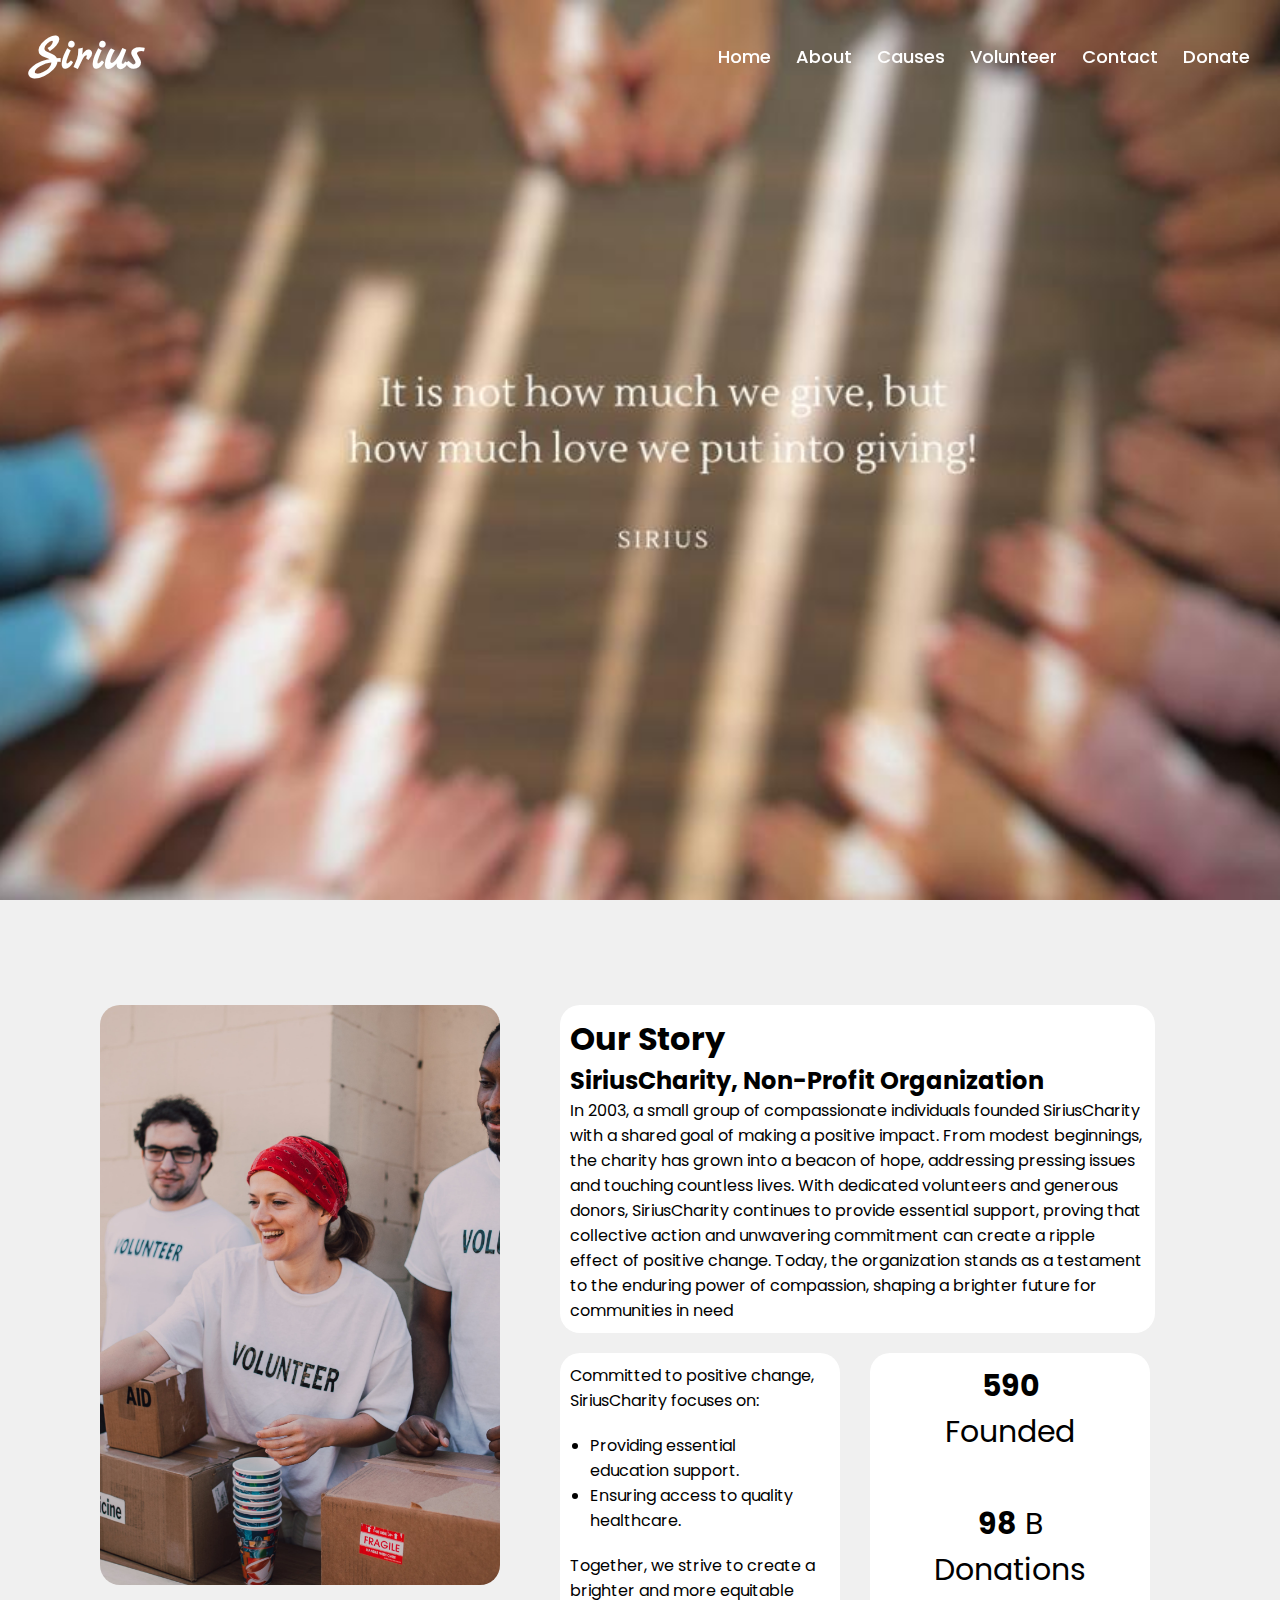
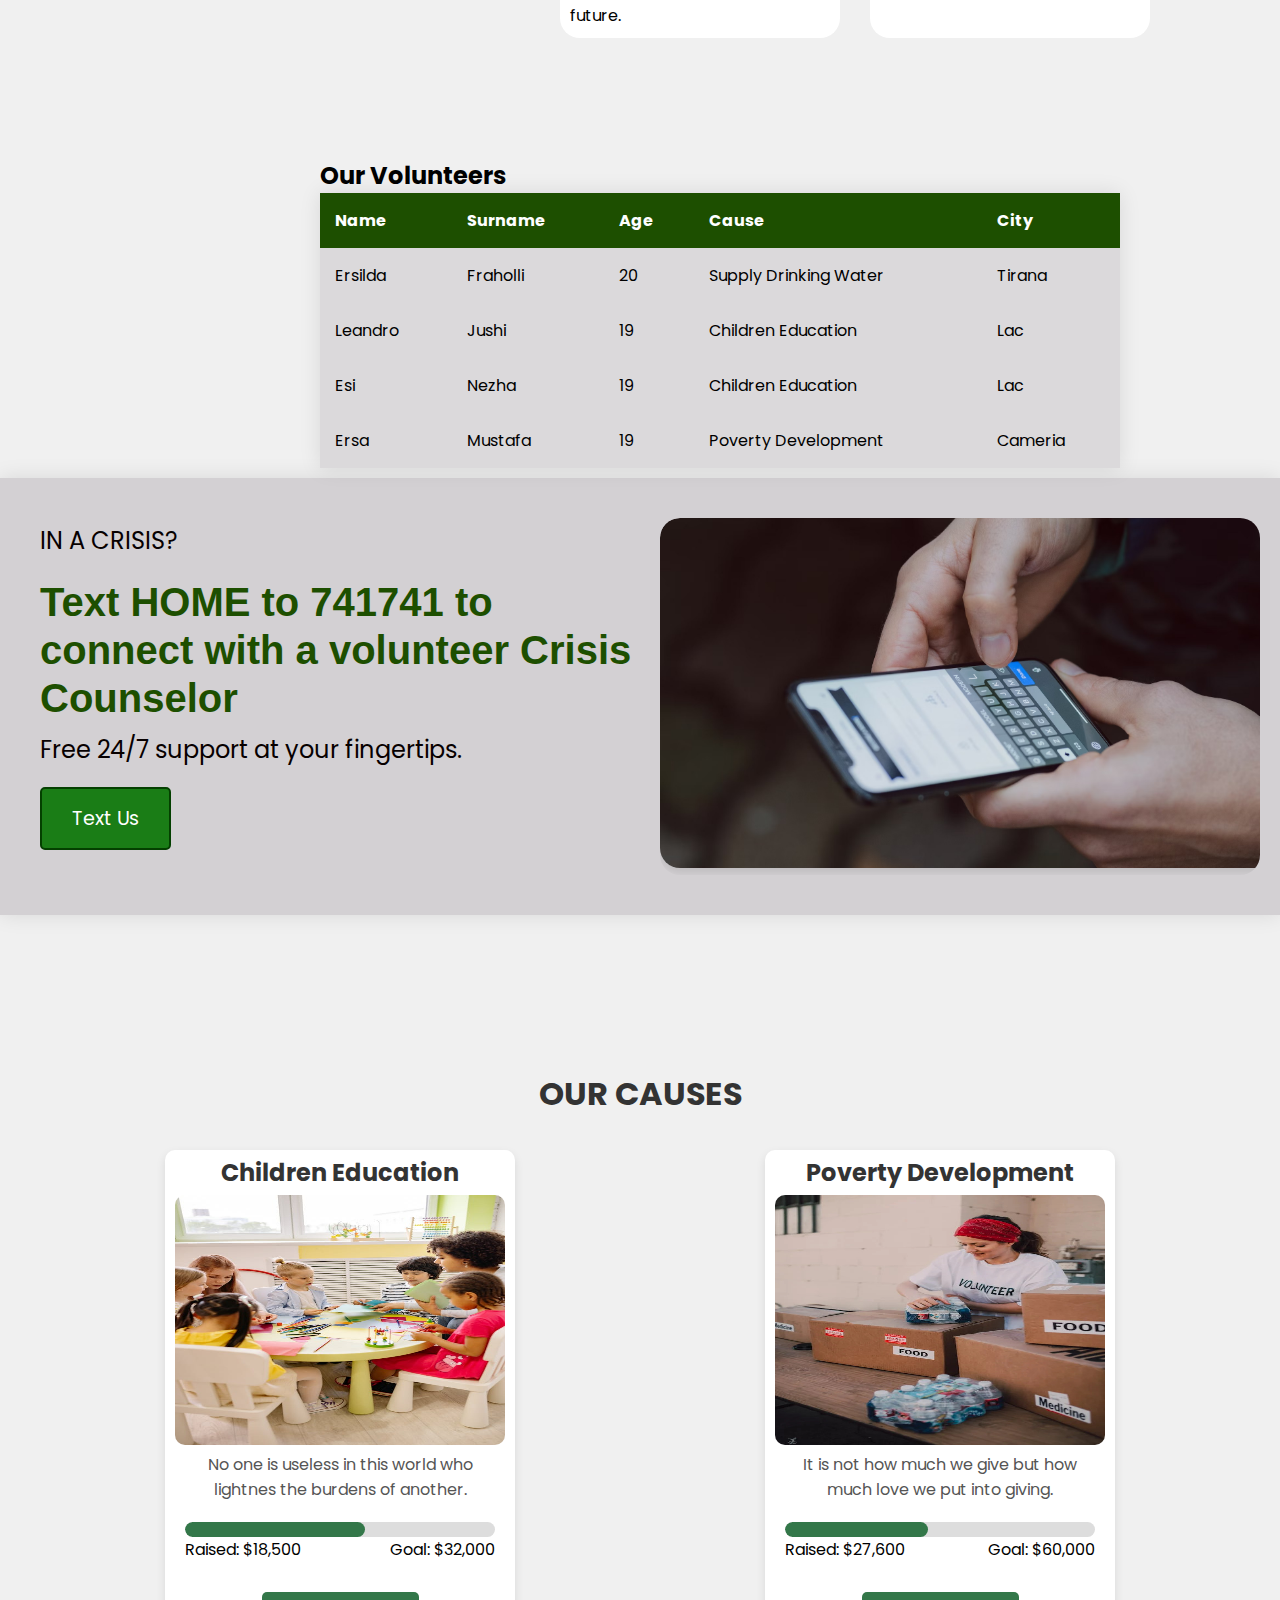
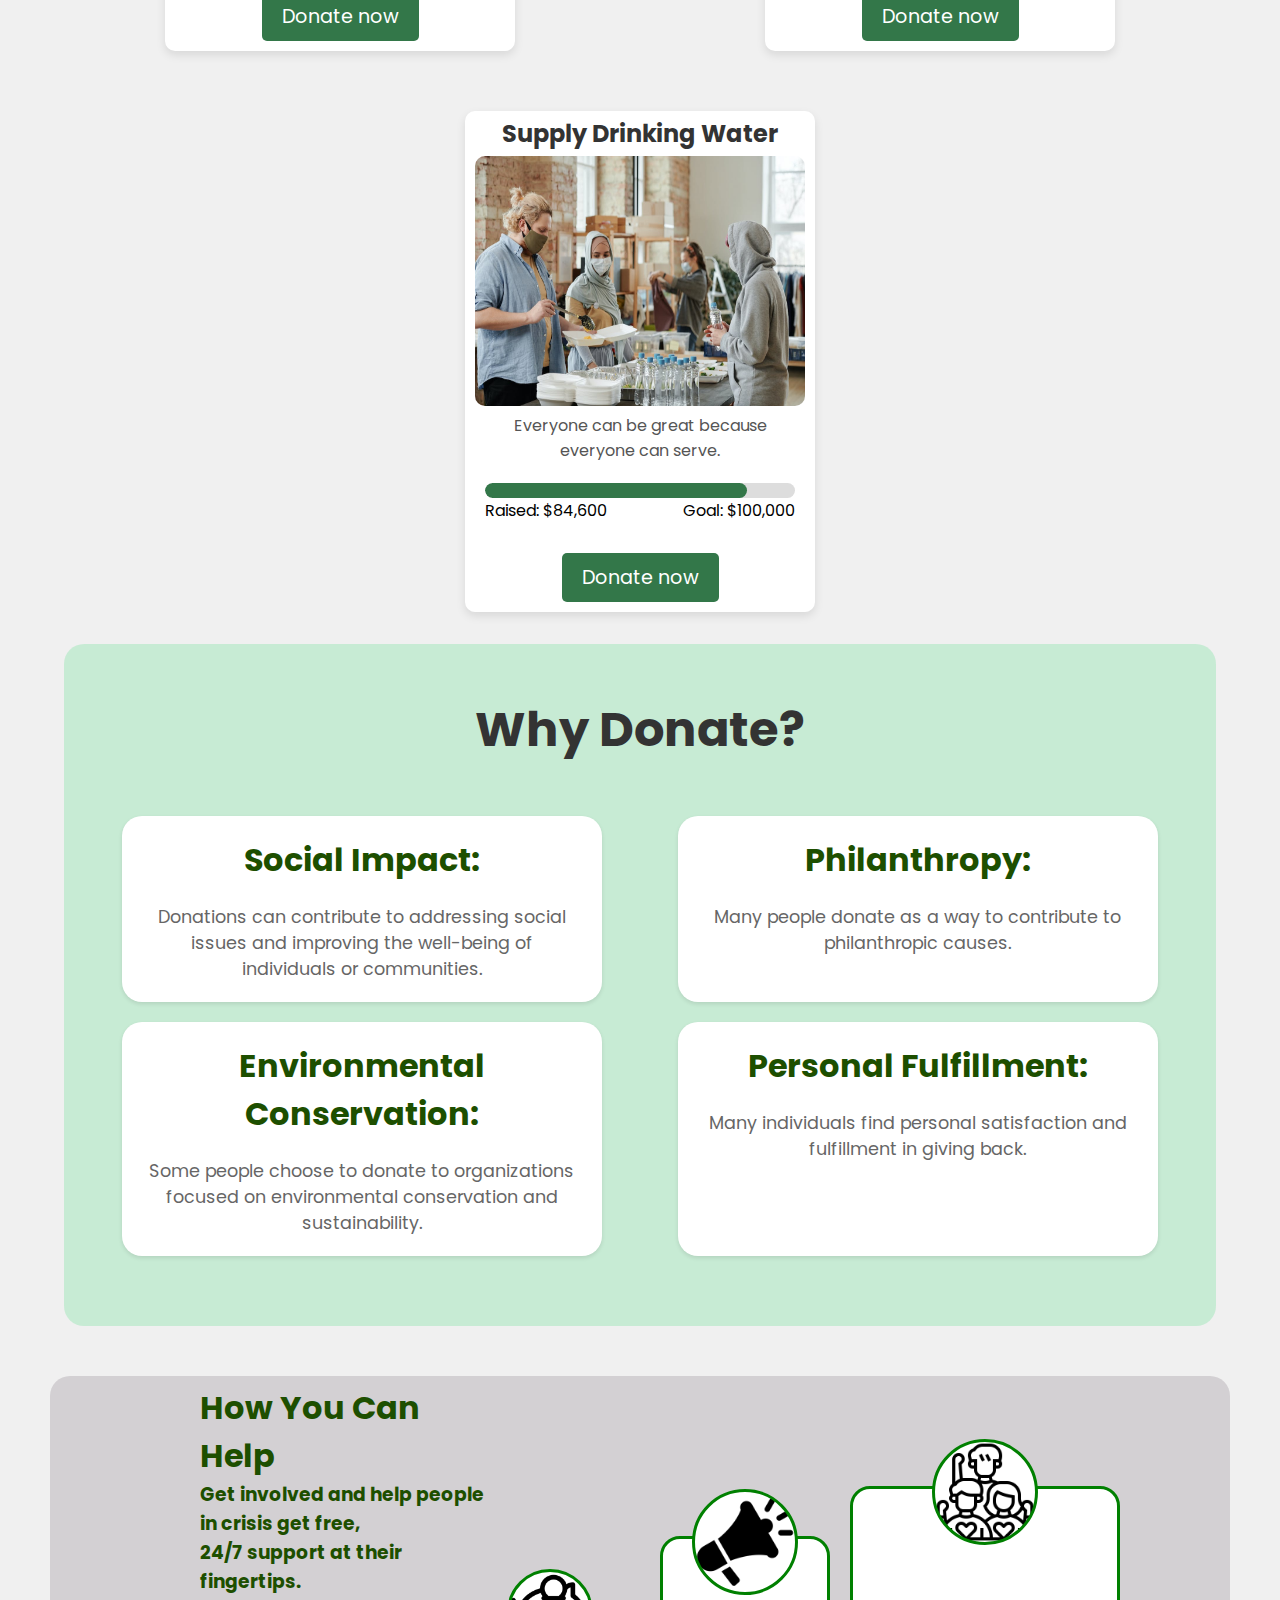
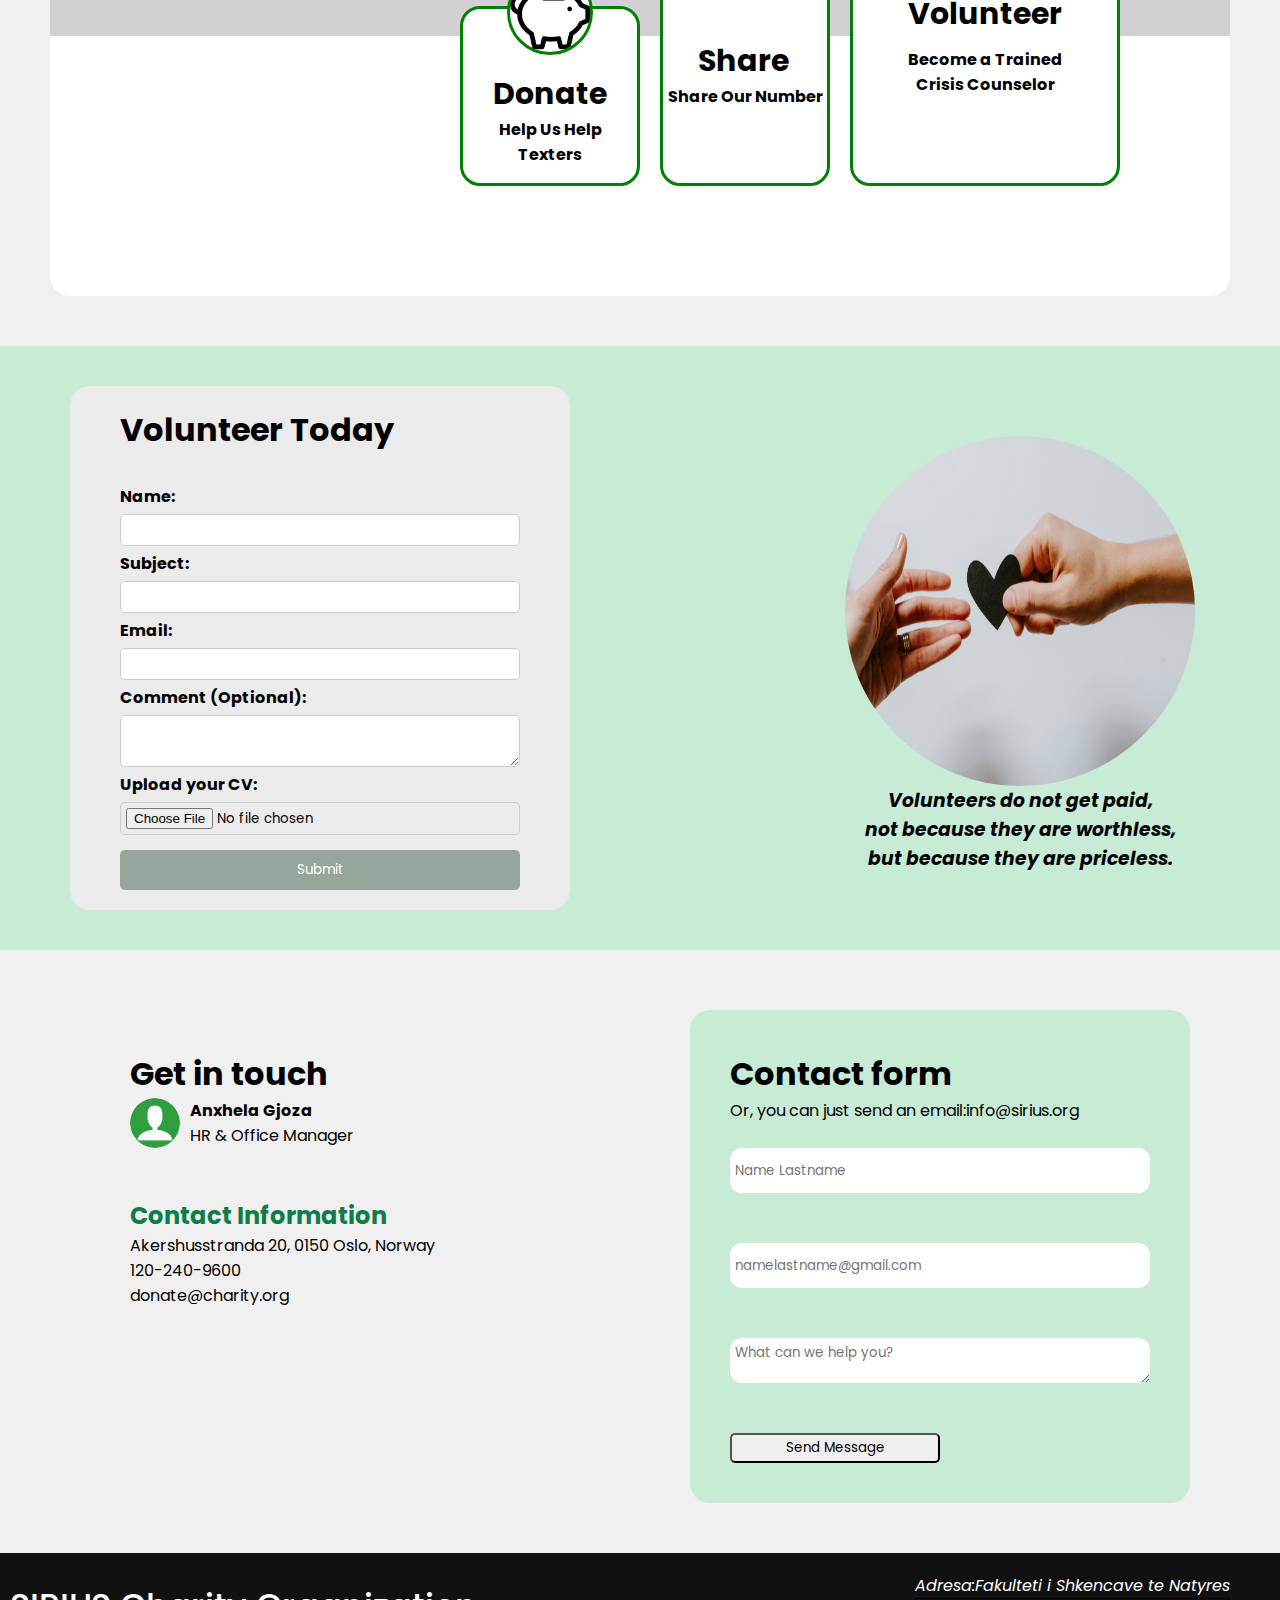
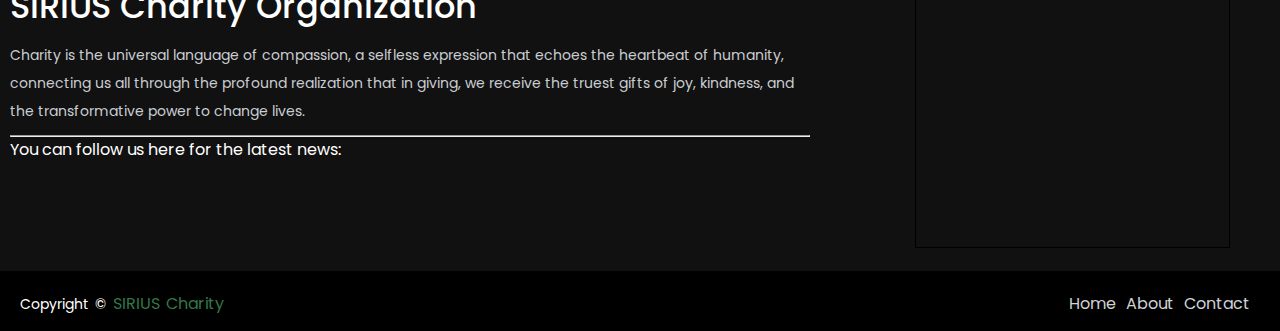
<file: docs/index.html>
<!DOCTYPE html>
<html lang="en">
<head>
    <meta charset="UTF-8">
    <meta name="viewport" content="width=device-width, initial-scale=1.0">
    <title>SIRIUS</title>
<link rel="icon" type="image/png" sizes="32x32" href="../img/favicon-16x16.png">

<link rel="manifest" href="/site.webmanifest">
    <link rel="stylesheet" href="../css/style.css">
    <link rel="stylesheet" href="https://cdnjs.cloudflare.com/ajax/libs/font-awesome/6.5.1/css/all.min.css" integrity="sha512-DTOQO9RWCH3ppGqcWaEA1BIZOC6xxalwEsw9c2QQeAIftl+Vegovlnee1c9QX4TctnWMn13TZye+giMm8e2LwA==" crossorigin="anonymous" referrerpolicy="no-referrer" />
</head>
<body >
    <!-- navbari -->
    <nav class="navbar">
        <div class="content">
          <div class="logo"><a href="#">Sirius</a></div>
          <ul class="menu-list">
            <div class="icon cancel-btn">
              <i class="fas fa-times"></i>
            </div>
            <li><a href="#home">Home</a></li>
            <li><a href="#about">About</a></li>
            <li><a href="#causes">Causes</a></li>
            <li><a href="#Volunteer">Volunteer</a></li>
            <li><a href="#contact">Contact</a></li>
            <li><a href="donate.html" target="_self">Donate</a></li>
          </ul>
          <div class="icon menu-btn">
            <i class="fas fa-bars"></i>
          </div>
        </div>
      </nav>
    
  
      <div class="banner" id="home"></div>

      <!-- About -->

<div class="about" id="about">
  <br>
  <br>
  <br>
<div class="container">
  <div>
      <img src="../img/about.jpg" alt="" class="about-img">
  </div>
  <div class="content">
      <div class="story">
          <h1>Our Story</h1>
          <h2>SiriusCharity, Non-Profit Organization</h2>
          <p>
              In 2003, a small group of compassionate individuals founded SiriusCharity with a shared goal of making 
              a positive impact. From modest beginnings, the charity has grown into a beacon of hope, addressing pressing
              issues and touching countless lives. With dedicated volunteers and generous donors, SiriusCharity 
              continues to provide essential support, proving that collective action and unwavering commitment can 
              create a ripple effect of positive change. Today, the organization stands as a testament to the enduring 
              power of compassion, shaping a brighter future for communities in need
          </p>
      </div>
      <div class="line">
      <div class="missions">
          <p>Committed to positive change, SiriusCharity focuses on:
              <ul class="lista">
                  <li>Providing essential education support.</li>
                  <li>Ensuring access to quality healthcare.</li>
              </ul>
              Together, we strive to create a brighter and more equitable future.
          </p>
      </div>
      <div class="numbers">
          <span id="year">1</span>
          <br>
          <span>Founded</span>
          <br>
          <br>
          <span id="money"></span>
          <span>B</span>
          <br>
          <span>Donations</span>
      </div>
  </div>
  </div>
</div>
</div>

<!-- Tabela -->
<div class="container2">
    <h2>Our Volunteers</h2>
	<table>
		<thead>
			<tr>
				<th>Name</th>
				<th>Surname</th>
				<th>Age</th>
				<th>Cause</th>
				<th>City</th>
			</tr>
		</thead>
		<tbody>
			<tr>
				<td>Ersilda</td>
				<td>Fraholli</td>
				<td>20</td>
				<td>Supply Drinking Water</td>
				<td>Tirana</td>
			</tr>
			<tr>
				<td>Leandro</td>
				<td>Jushi</td>
				<td>19</td>
				<td>Children Education</td>
				<td>Lac</td>
			</tr>
			<tr>
				<td>Esi</td>
				<td>Nezha</td>
				<td>19</td>
				<td>Children Education</td>
				<td>Lac</td>
			</tr>
			<tr>
				<td>Ersa</td>
				<td>Mustafa</td>
				<td>19</td>
				<td>Poverty Development</td>
				<td>Cameria</td>
			</tr>
		</tbody>
	</table>
</div>
<!-- text -->

<div class="cta-container">
    <div class="cta-text">
    <p>IN A CRISIS?</p><!--<h2>CRISIS TEXT LINE</h2> -->
    <h1>Text HOME to 741741 to connect with a volunteer
                      Crisis Counselor</h1>
        <p>Free 24/7 support at your fingertips.</p>
      <a href="sms:+355692314780" class="cta-button">Text Us</a>
    </div><br><br>
    <div class="cta-image">
      <img src="../img/texttt.jpeg" alt="Crisis Text Line Image">
    </div>
  </div>
<!-- Causes -->
<div id="causes">
  <br>
  <br>
  <br>
  <h1 id="ca">OUR CAUSES</h1>
  <div class="cause-container">
      <div class="cause-card">
          <h2 class="titulli_causes">Children Education</h2>
          <img src="../img/childreneducation.jpeg" alt="" class="img1">
          <p> No one is useless in this world who lightnes the burdens of another.</p>
          <div class="progress-bar">
              <div class="progress" style="width: 58.125%;"></div>
          </div>
          <div class="goal-info">
              <span>Raised: $18,500</span>
              <span>Goal: $32,000</span>
          </div>
          <button class="donate-btn"><a href="donate.html">Donate now</a></button>
      </div>

      <div class="cause-card">
          <h2 class="titulli_causes">Poverty Development</h2>
          <img src="../img/poverty.jpeg" alt="" class="img2">
          <p>It is not how much we give but how much love we put into giving.</p>
          <div class="progress-bar">
              <div class="progress" style="width: 46%;"></div>
          </div>
          <div class="goal-info">
              <span>Raised: $27,600</span>
              <span>Goal: $60,000</span>
          </div>
          <button class="donate-btn"><a href="donate.html">Donate now</a></button>
      </div>

      <div class="cause-card">
          <h2 class="titulli_causes">Supply Drinking Water</h2>
          <img src="../img/water.jpeg" alt="" class="img3">
          <p>Everyone can be great because everyone can serve.</p>
          <div class="progress-bar">
              <div class="progress" style="width: 84.6%;"></div>
          </div>
          <div class="goal-info">
              <span>Raised: $84,600</span>
              <span>Goal: $100,000</span>
          </div>
          <button class="donate-btn"><a href="donate.html">Donate now</a></button>
      </div>
  </div>
</div>
<!-- why donate -->

<div class="container3">
    <div class="header">
      <h1>Why Donate?</h1>
    </div>
    <div class="features">
      <div class="feature">
        <h1><i class="fa-solid fa-tag"></i></h1>
     <h2>Social Impact:</h2>
        <p> Donations can contribute to addressing social issues and improving the well-being of individuals or communities. </p>
      </div>
      <div class="feature">
        <h1><i class="fa-solid fa-lock"></i></h1>
        <h2>Philanthropy:</h2>
        <p>Many people donate as a way to contribute to philanthropic causes.</p>
      </div>
      <div class="feature">
        <h1><i class="fa-solid fa-message"></i></h1>
        <h2>Environmental Conservation:</h2>
        <p> Some people choose to donate to organizations focused on environmental conservation and sustainability.</p>
      </div>
      <div class="feature">
     <h1><i class="fa-solid fa-pen-to-square"></i></h1>
       <h2> Personal Fulfillment:</h2>
        <p> Many individuals find personal satisfaction and fulfillment in giving back.</p>
      </div>
    </div>
  </div>

  <!-- Help -->
  <div class="faqe">
    <div class="start">
        <h1>How You Can Help</h1>
        <h3>Get involved and help people in crisis get free,</h3>
        <h3>24/7 support at their fingertips.</h3>

    </div>
    <div class="background-container"></div>
    <div class="block block-1">
        <a href="donate.html"><div class="content">
          <br>
           <a href="donate.html">Donate</a>
           <h4>Help Us Help Texters</h4>
        </div>
      </a>
    </div>

<div class="block block-2">
    <div class="content-2">
        <br>
        <a href="">Share</a><br>
        <h4>Share Our Number</h4>
    </div>
</div>

    <div class="block block-3">
        <div class="content-3">
            <br>
            <a href="#Volunteer">Volunteer</a><br>
            <h4>Become a Trained <br> Crisis Counselor </h4>

        </div>
    </div>
</div>
<!-- volunteer -->
<div id="Volunteer">
	<div class="vol">
		<div class="forma">
			<h1 class="title">Volunteer Today</h1>
			<form id="volunteer-form" class="form">
				<label for="name" class="label">Name:</label>
				<input type="text" id="name" name="name" required>

				<label for="subject" class="label">Subject:</label>
				<input type="text" id="subject" name="subject" required>

				<label for="email" class="label">Email:</label>
				<input type="email" id="email" name="email" required>

				<label for="comment" class="label">Comment (Optional):</label>
				<textarea id="comment" name="comment"></textarea>

				<label for="cv" class="label">Upload your CV:</label>
				<input type="file" id="cv" name="cv">

				<button type="submit">Submit</button>
			</form>

			<p id="message"></p>
		</div>
	
		<div class="djathtas">
			<br>
			<br>
			<img src="../img/volunteer.jpg" alt="" >
			<h3> Volunteers do not get paid,<br>not because they are worthless, <br> but because they are priceless.</h3>
		</div>
	</div>
</div>
<!-- Contact -->
<div id="contact">
	<div class="contact-card">
        <h1>Get in touch</h1>
		<img src="../img/pro.jpg" alt="">
        
        <p><b>Anxhela Gjoza</b> <br>HR & Office Manager</p><br><br>
		
   
		<div class="contact-info">
            <h2>Contact Information</h2>
            
			<p><i class="fa-solid fa-location-dot"></i> Akershusstranda 20, 0150 Oslo, Norway</p>
			<p><i class="fa-solid fa-phone"></i> 120-240-9600</p>
			<p><i class="fa-solid fa-envelope"></i><a href="mailto:donate@charity.org"> donate@charity.org</a></p>
			
		</div>
    </div>
		<div class="contact-form">
			<form action="mailto:info@charity.org" method="post" enctype="text/plain">
				<input type="hidden" name="subject" value="Contact Form Submission">
                <h1>Contact form</h1>

                <p>Or, you can just send an email:<a href="mailto:email">info@sirius.org</a></p><br>
		
				<input type="text" id="name" name="name" required placeholder="Name Lastname" style="height:45px;"><br><br>
			    <input type="email" id="email" name="email" required placeholder="namelastname@gmail.com" style="height:45px;"><br><br>
		        <textarea id="message" name="message" required placeholder="What can we help you?" style="height:45px;"></textarea><br><br>
				<input type="submit" value="Send Message">
			</form>
		</div>
    </div>
<!-- footer -->
      <footer>
        <div class="footer-content">
            <h3>SIRIUS Charity Organization</h3>
            <p>Charity is the universal language of compassion, a selfless expression that echoes the heartbeat of humanity, connecting us all through the profound realization that in giving, we receive the truest gifts of joy, kindness, and the transformative power to change lives.
              <hr>You can follow us here for the latest news:
            </p>
            <ul class="socials">
                <li><a href="#"><i class="fa-brands fa-facebook"></i></a></li>
                <li><a href="#"><i class="fa-brands fa-twitter"></i></a></li>
                <li><a href="#"><i class="fa-brands fa-google-plus"></i></a></li>
                <li><a href="#"><i class="fa-brands fa-youtube"></i></a></li>
                <li><a href="#"><i class="fa-brands fa-instagram"></i></a></li>
            </ul>
        </div>
        <div class="map-section">
          <address>Adresa:Fakulteti i Shkencave te Natyres</address>
            <iframe width="315" height="250" src="https://www.openstreetmap.org/export/embed.html?bbox=19.813011288642887%2C41.33352976996418%2C19.817120432853702%2C41.33575320029411&amp;layer=mapnik" style="border: 1px solid black"></iframe>
            <!-- <br/><small><a href="https://www.openstreetmap.org/#map=18/41.33464/19.81507">View Larger Map</a></small> -->
        </div>
       </div> 
        <div class="footer-bottom">
            <p>copyright © <a href="#">SIRIUS Charity</a></p>
                    <div class="footer-menu">
                      <ul class="f-menu">
                        <li><a href="#home">Home</a></li>
                        <li><a href="#about">About</a></li>
                        <li><a href="#contact">Contact</a></li>
                      </ul>
                    </div> 
    </footer>
    
    <script src="../script.js"></script>
</body>
</html>
</file>
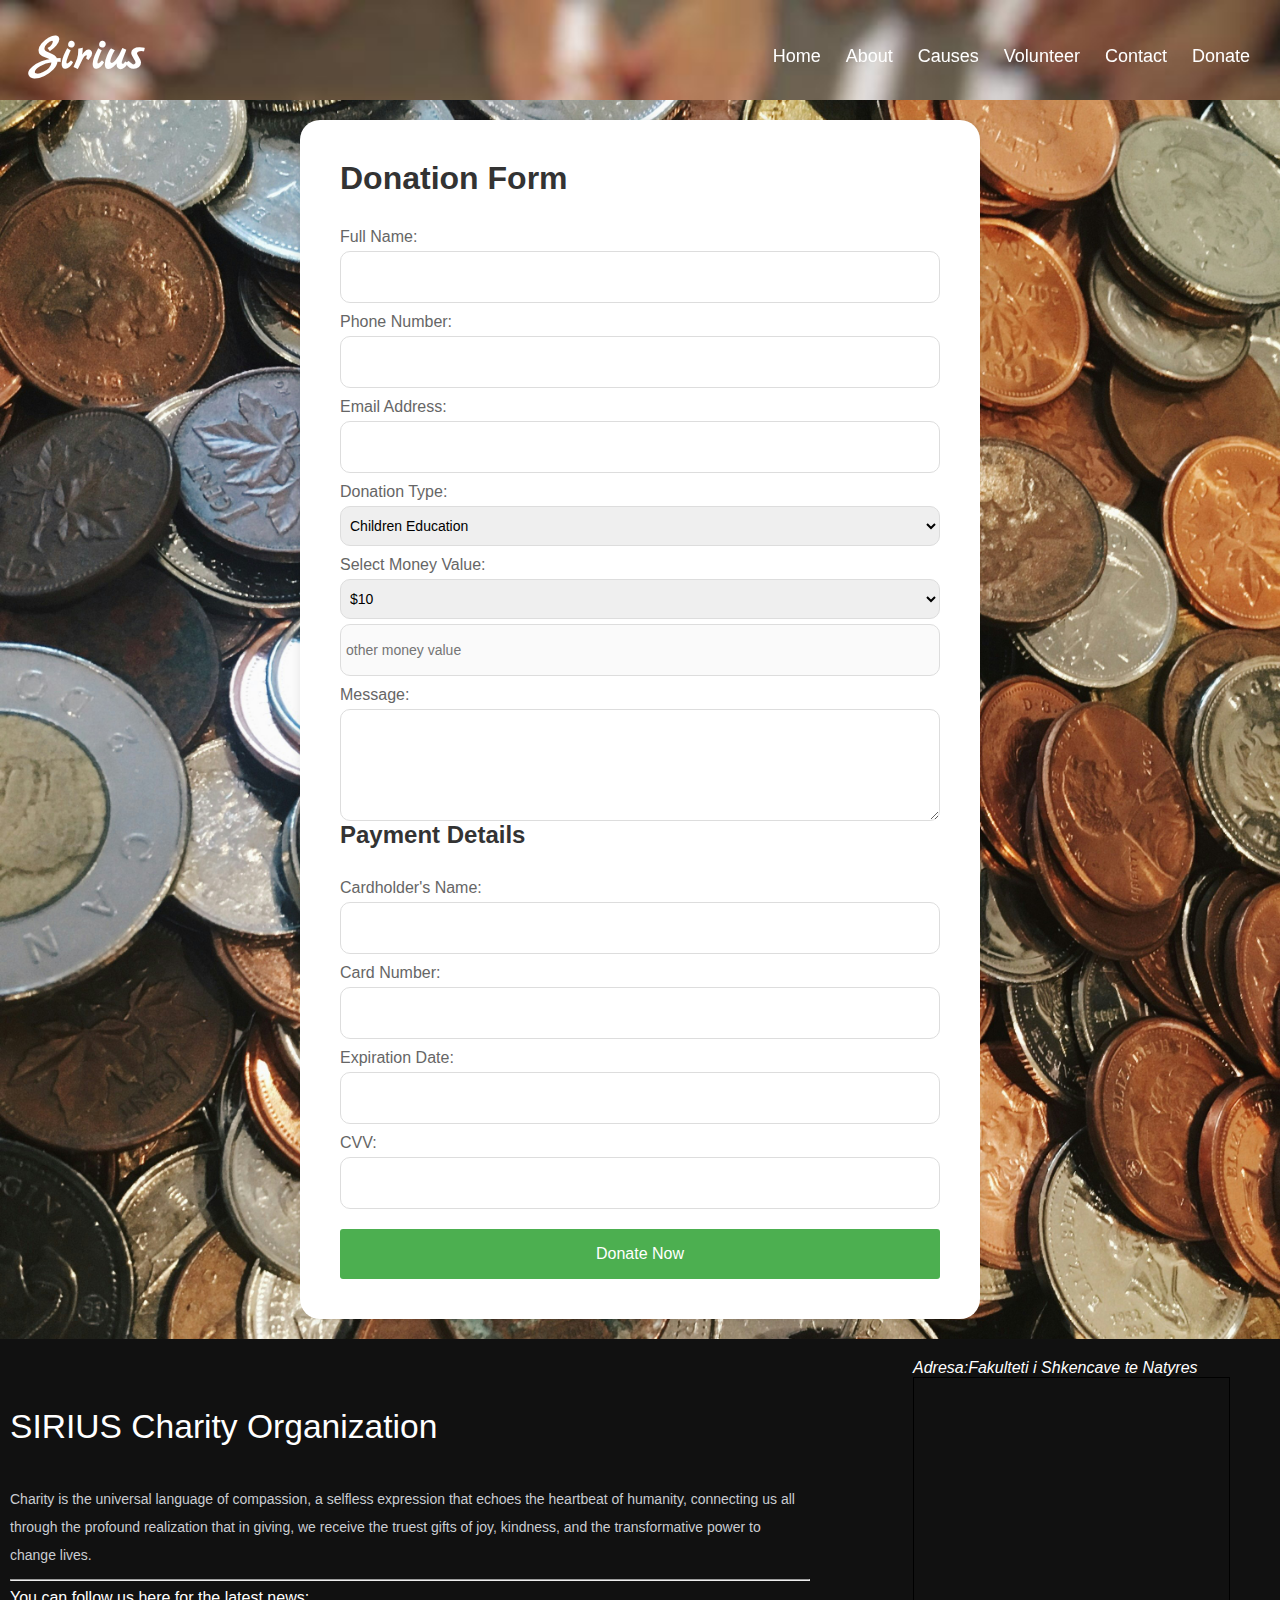
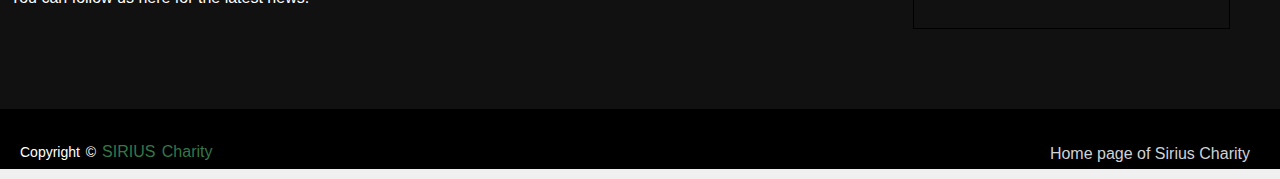
<file: docs/donate.html>
<!DOCTYPE html>
<html lang="en">
<head>
 <meta charset="UTF-8">
 <meta name="viewport" content="width=device-width, initial-scale=1.0">
 <link rel="stylesheet" href="css/donate.css">
 <link rel="icon" type="image/png" sizes="32x32" href="img/favicon-16x16.png">
 <link rel="manifest" href="site.webmanifest">

 <link rel="stylesheet" href="https://cdnjs.cloudflare.com/ajax/libs/font-awesome/6.5.1/css/all.min.css"
 integrity="sha512-DTOQO9RWCH3ppGqcWaEA1BIZOC6xxalwEsw9c2QQeAIftl+Vegovlnee1c9QX4TctnWMn13TZye+giMm8e2LwA=="
 crossorigin="anonymous" referrerpolicy="no-referrer" />
 <title>Donation Form</title>
</head>
<body>
    <nav class="navbar">
        <div class="content">
          <div class="logo"><a href="#">Sirius</a></div>
          <ul class="menu-list">
            <div class="icon cancel-btn">
              <i class="fas fa-times"></i>
            </div>
            <li><a href="index.html#home">Home</a></li>
            <li><a href="index.html#about">About</a></li>
            <li><a href="index.html#causes">Causes</a></li>
            <li><a href="index.html#Volunteer">Volunteer</a></li>
            <li><a href="index.html#contact">Contact</a></li>
            <li><a href="donate.html" target="_self">Donate</a></li>
          </ul>
          <div class="icon menu-btn">
            <i class="fas fa-bars"></i>
          </div>
        </div>
      </nav>
      <div class="banner"></div>
    
 <div class="donation-form-container">
    <h1>Donation Form</h1>
    <form action="#">
      <label for="fullname">Full Name:</label>
      <input type="text" id="fullname" name="fullname" required>

      <label for="phone">Phone Number:</label>
      <input type="tel" id="phone" name="phone" required>

      <label for="email">Email Address:</label>
      <input type="email" id="email" name="email" required>

      <label for="donation-type" >Donation Type:</label>
      <select id="donation-type" name="donation-type" >
        <option value="food">Children Education</option>
        <option value="books">Poverty Development</option>
        <option value="toys">Supply drinking water</option>
      </select>
      <label for="dropdown">Select Money Value:</label>
  <select id="dropdown" name="dropdown">
    <option value="$10">$10</option>
    <option value="$20">$20</option>
    <option value="$50">$50</option>
    <option value="$100">$100</option>
    <option value="other">Other</option> 
</select>
<input type="text" id="otherInput" placeholder="other money value" disabled>
<input type="text" id="otherInput" name="otherInput" placeholder="Your own answer" style="display: none;">
<label for="message">Message:</label>
      <textarea id="message" name="message"></textarea>

      <h2>Payment Details</h2>
      <label for="cardholder-name">Cardholder's Name:</label>
      <input type="text" id="cardholder-name" name="cardholder-name" required>

      <label for="card-number">Card Number:</label>
      <input type="text" id="card-number" name="card-number" required>

      <label for="expiration-date">Expiration Date:</label>
      <input type="text" id="expiration-date" name="expiration-date" required>

      <label for="cvv">CVV:</label>
      <input type="text" id="cvv" name="cvv" required>

      <button type="submit">Donate Now</button>
    </form>
 </div>
 <footer>
    <div class="footer-content">
        <h3>SIRIUS Charity Organization</h3>
        <p>Charity is the universal language of compassion, a selfless expression that echoes the heartbeat of humanity, connecting us all through the profound realization that in giving, we receive the truest gifts of joy, kindness, and the transformative power to change lives.
          <hr>You can follow us here for the latest news:
        </p>
        <ul class="socials">
            <li><a href="#"><i class="fa-brands fa-facebook"></i></a></li>
            <li><a href="#"><i class="fa-brands fa-twitter"></i></a></li>
            <li><a href="#"><i class="fa-brands fa-google-plus"></i></a></li>
            <li><a href="#"><i class="fa-brands fa-youtube"></i></a></li>
            <li><a href="#"><i class="fa-brands fa-instagram"></i></a></li>
        </ul>
    </div>
    <div class="map-section">
      <address>Adresa:Fakulteti i Shkencave te Natyres</address>
        <iframe width="315" height="250" src="https://www.openstreetmap.org/export/embed.html?bbox=19.813011288642887%2C41.33352976996418%2C19.817120432853702%2C41.33575320029411&amp;layer=mapnik" style="border: 1px solid black"></iframe>
        <!-- <br/><small><a href="https://www.openstreetmap.org/#map=18/41.33464/19.81507">View Larger Map</a></small> -->
    </div>
   </div> 
    <div class="footer-bottom">
        <p>copyright © <a href="#">SIRIUS Charity</a></p>
                <div class="footer-menu">
                  <ul class="f-menu">
                    <li><a href="index.html">Home page of Sirius Charity</a></li>
                  </ul>
                </div> 
    </div>          
</footer>
<script src="script.js"></script>
</body>
</html>
</file>
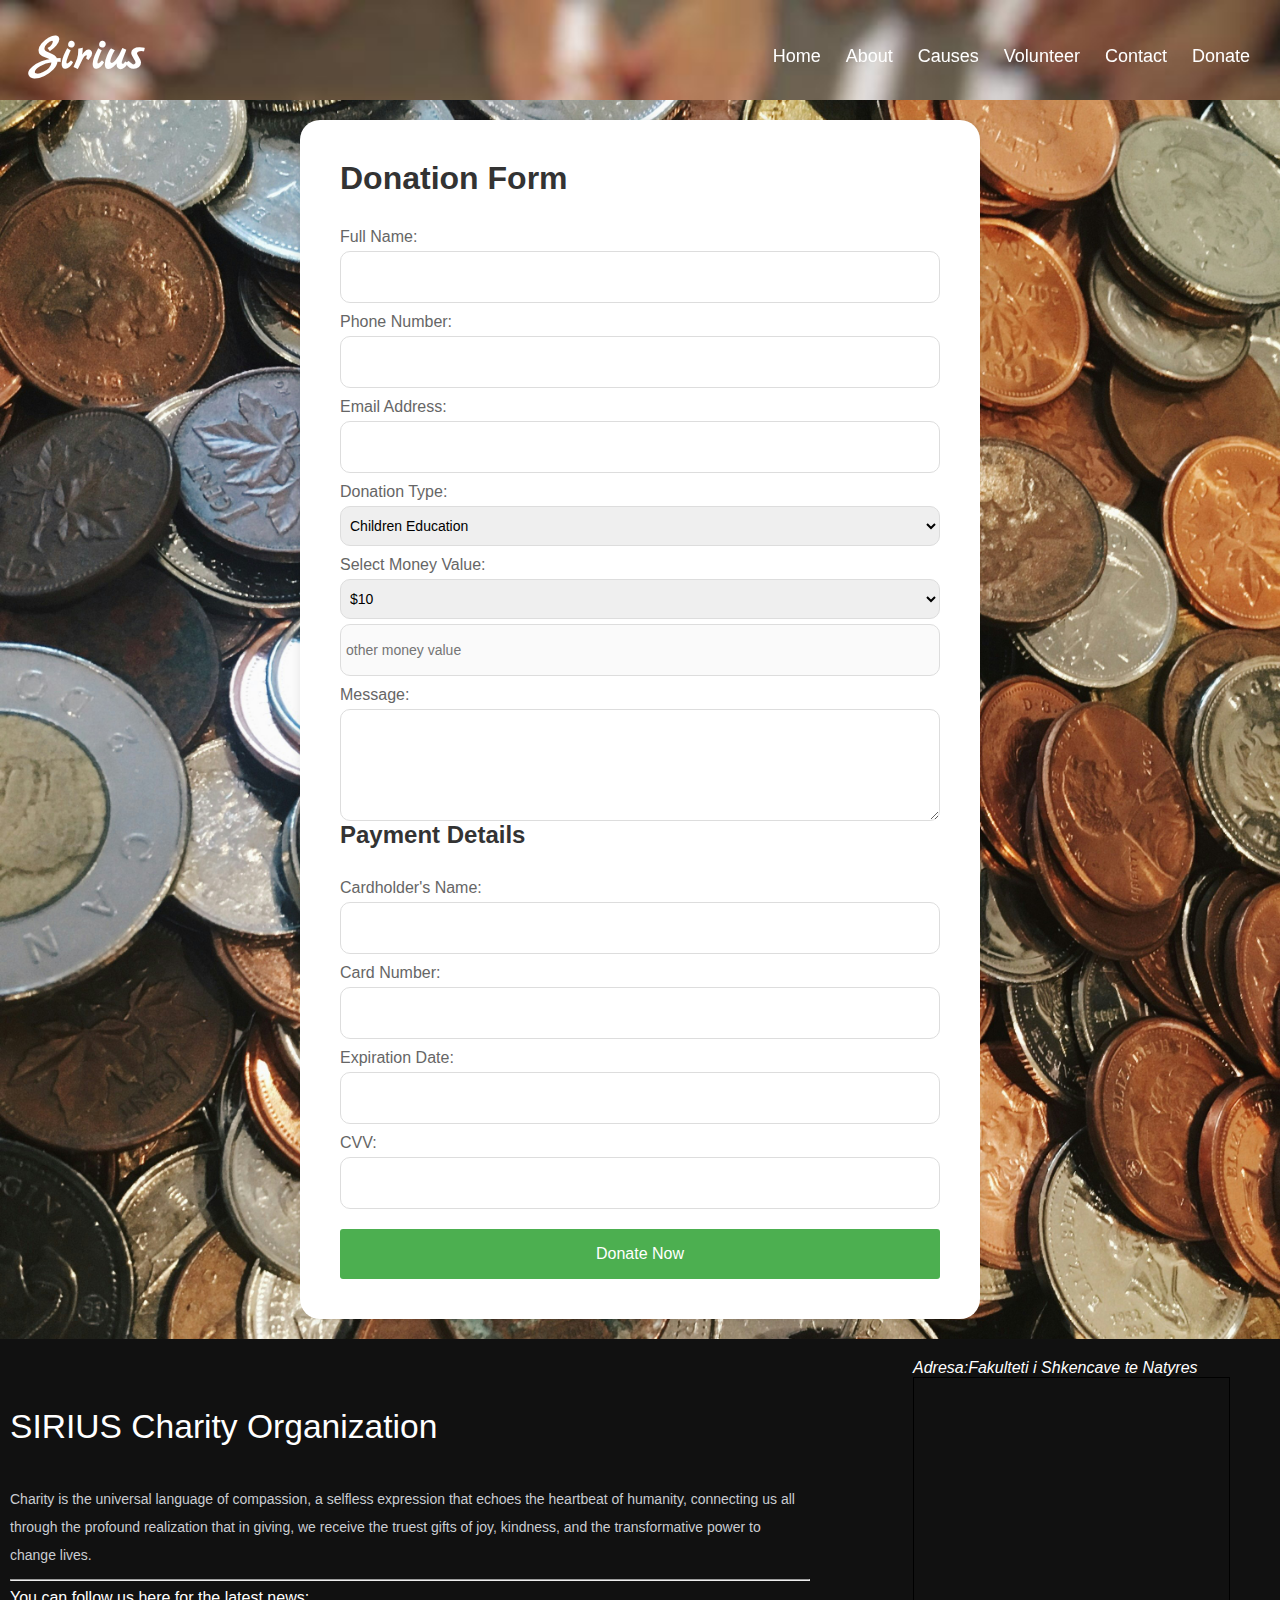
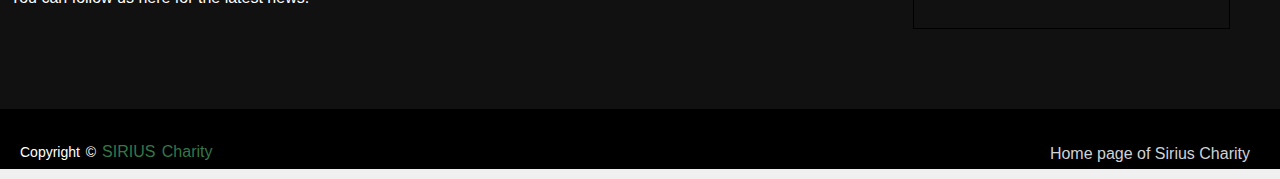
<file: html/donate.html>
<!DOCTYPE html>
<html lang="en">
<head>
 <meta charset="UTF-8">
 <meta name="viewport" content="width=device-width, initial-scale=1.0">
 <link rel="stylesheet" href="../css/donate.css">
 <link rel="icon" type="image/png" sizes="32x32" href="../img/favicon-16x16.png">
<link rel="manifest" href="/site.webmanifest">
 <link rel="stylesheet" href="https://cdnjs.cloudflare.com/ajax/libs/font-awesome/6.5.1/css/all.min.css" integrity="sha512-DTOQO9RWCH3ppGqcWaEA1BIZOC6xxalwEsw9c2QQeAIftl+Vegovlnee1c9QX4TctnWMn13TZye+giMm8e2LwA==" crossorigin="anonymous" referrerpolicy="no-referrer" />
 <title>Donation Form</title>
</head>
<body>
    <nav class="navbar">
        <div class="content">
          <div class="logo"><a href="#">Sirius</a></div>
          <ul class="menu-list">
            <div class="icon cancel-btn">
              <i class="fas fa-times"></i>
            </div>
            <li><a href="index.html#home">Home</a></li>
            <li><a href="index.html#about">About</a></li>
            <li><a href="index.html#causes">Causes</a></li>
            <li><a href="index.html#Volunteer">Volunteer</a></li>
            <li><a href="index.html#contact">Contact</a></li>
            <li><a href="donate.html" target="_self">Donate</a></li>
          </ul>
          <div class="icon menu-btn">
            <i class="fas fa-bars"></i>
          </div>
        </div>
      </nav>
      <div class="banner"></div>
    
 <div class="donation-form-container">
    <h1>Donation Form</h1>
    <form action="#">
      <label for="fullname">Full Name:</label>
      <input type="text" id="fullname" name="fullname" required>

      <label for="phone">Phone Number:</label>
      <input type="tel" id="phone" name="phone" required>

      <label for="email">Email Address:</label>
      <input type="email" id="email" name="email" required>

      <label for="donation-type" >Donation Type:</label>
      <select id="donation-type" name="donation-type" >
        <option value="food">Children Education</option>
        <option value="books">Poverty Development</option>
        <option value="toys">Supply drinking water</option>
      </select>
      <label for="dropdown">Select Money Value:</label>
  <select id="dropdown" name="dropdown">
    <option value="$10">$10</option>
    <option value="$20">$20</option>
    <option value="$50">$50</option>
    <option value="$100">$100</option>
    <option value="other">Other</option> 
</select>
<input type="text" id="otherInput" placeholder="other money value" disabled>
<input type="text" id="otherInput" name="otherInput" placeholder="Your own answer" style="display: none;">
<label for="message">Message:</label>
      <textarea id="message" name="message"></textarea>

      <h2>Payment Details</h2>
      <label for="cardholder-name">Cardholder's Name:</label>
      <input type="text" id="cardholder-name" name="cardholder-name" required>

      <label for="card-number">Card Number:</label>
      <input type="text" id="card-number" name="card-number" required>

      <label for="expiration-date">Expiration Date:</label>
      <input type="text" id="expiration-date" name="expiration-date" required>

      <label for="cvv">CVV:</label>
      <input type="text" id="cvv" name="cvv" required>

      <button type="submit">Donate Now</button>
    </form>
 </div>
 <footer>
    <div class="footer-content">
        <h3>SIRIUS Charity Organization</h3>
        <p>Charity is the universal language of compassion, a selfless expression that echoes the heartbeat of humanity, connecting us all through the profound realization that in giving, we receive the truest gifts of joy, kindness, and the transformative power to change lives.
          <hr>You can follow us here for the latest news:
        </p>
        <ul class="socials">
            <li><a href="#"><i class="fa-brands fa-facebook"></i></a></li>
            <li><a href="#"><i class="fa-brands fa-twitter"></i></a></li>
            <li><a href="#"><i class="fa-brands fa-google-plus"></i></a></li>
            <li><a href="#"><i class="fa-brands fa-youtube"></i></a></li>
            <li><a href="#"><i class="fa-brands fa-instagram"></i></a></li>
        </ul>
    </div>
    <div class="map-section">
      <address>Adresa:Fakulteti i Shkencave te Natyres</address>
        <iframe width="315" height="250" src="https://www.openstreetmap.org/export/embed.html?bbox=19.813011288642887%2C41.33352976996418%2C19.817120432853702%2C41.33575320029411&amp;layer=mapnik" style="border: 1px solid black"></iframe>
        <!-- <br/><small><a href="https://www.openstreetmap.org/#map=18/41.33464/19.81507">View Larger Map</a></small> -->
    </div>
   </div> 
    <div class="footer-bottom">
        <p>copyright © <a href="#">SIRIUS Charity</a></p>
                <div class="footer-menu">
                  <ul class="f-menu">
                    <li><a href="index.html">Home page of Sirius Charity</a></li>
                  </ul>
                </div> 
    </div>          
</footer>
<script src="../script.js"></script>
</body>
</html>
</file>
<file: css/style.css>
@import url('https://fonts.googleapis.com/css2?family=Poppins:wght@200;300;400;500;600;700&display=swap');
@import url('https://fonts.googleapis.com/css2?family=Marck+Script&family=Poppins:wght@300;400;500;600&display=swap');
*{
  margin: 0;
  padding: 0;
  box-sizing: border-box;
  font-family: 'Poppins', sans-serif;
}

body{
  height: 100vh;
  width: 100vw;
  background-color: #f0f0f0;
  overflow-x: hidden;
}
/* nav */
.content{
  /* max-width: 1250px; */
  margin: auto;
  padding: 0px 30px;
}
.navbar{
  position: fixed;
  z-index: 5;
  width: 100vw;
  padding: 25px 0;
  transition: all 0.3s ease;
}
.navbar.sticky{
  padding: 10px 0;
  background: #1b1b1b;
  box-shadow: 0px 3px 5px 0px rgba(0,0,0,0.1);
}
.navbar .content{
  display: flex;
  flex-direction: row;
  justify-content: space-between;
  align-items: center;
}

.navbar .logo a{
  font-family: 'Marck Script', cursive;
  color: #fff;
  font-size: 50px;
  font-weight: 600;
  text-decoration: none;
}

.menu-list {
  margin-left: auto;
}

.navbar .menu-list{
  display: flex;
  align-items: center;
}
.menu-list li{
  list-style: none;
}
.menu-list li a{
  color: #fff;
  font-size: 18px;
  font-weight: 500;
  margin-left: 25px;
  text-decoration: none;
  transition: all 0.3s ease;
}
.menu-list li a:hover{
  color:  rgb(51, 119, 73);
}
.banner{
  height: 100vh;
  width: 100vw;
  background: url("../img/banner.jpg") no-repeat;
  background-size: cover;
  background-position: center;
  background-attachment: fixed;
}

.icon{
  color: #fff;
  font-size: 20px;
  cursor: pointer;
  display: none;
 
  
  
}
.icon.cancel-btn{
  position: absolute;
  right: 30px;
  top: 20px;
  display: none;
}
.navbar.sticky .icon.cancel-btn{
  top: 10px;
}
/* responsiviteti */
@media (max-width: 868px) {
  
  .icon{
    display: block;
    height: 50px;
    width: 50px;
    text-align: center;
    /* background-color: #000; */
    border-radius: 50%;
    z-index: 9;
    display: flex;
  align-items: center; 
  justify-content: center;
  }
  .icon.cancel-btn{
    display: none;
    /* background-color: #1b1b1b; */
    position: absolute;
  }
  .icon.cancel-btn.show{
    display: block;
  }
  .icon.hide{
    display: none;
  }
  .navbar .menu-list{
    position: fixed;
    top: 0;
    left: 0;
    height: 100vh;
    width: 100%;
    background-color:  #1b1b1b;
    display: block;
    padding: 40px 0;
    text-align: center;
    clip-path: circle(25px at calc(100% - 38px) calc(0% + 78px));
    transition: all 0.3s ease;
  }

  .navbar.sticky .menu-list{
    clip-path: circle(25px at calc(100% - 38px) calc(0% + 75px));
  }
  .navbar .menu-list.active{
    clip-path: circle(75%);
  }
  .navbar .menu-list li{
    margin-top: 45px;
    /* background-color:  #1b1b1b; */
  }
  .navbar .menu-list li a{
    font-size: 23px;
  }
}

/* about */

.about-img {
  border-radius: 20px;
  display: block;
  width: 400px;
  height: 580px;
  object-fit: cover;
}

.about {
  margin: 0;
  padding: 0;
  box-sizing: border-box;
  margin: 30px 100px;
}

.container {
  display: flex;
  align-items: stretch;
 }

.content {
  display: flex;
  flex-direction: column;
  align-items: stretch;
}

.story {
  width: 96%;
  background-color: #fff;
  padding: 10px;
  box-sizing: border-box;
  margin-bottom: 20px;
  margin-left: 30px;
  border-radius: 20px;
 
}


.missions,
.numbers {
  width: calc(50% - 30px);
  background-color: #fff;
  padding: 10px;
  box-sizing: border-box;
  margin-left: 30px;
  margin-bottom: 20px;
  border-radius: 20px;
}

.lista{
  margin: 20px;
}

.numbers{
  text-align: center;
  font-size: 30px;
}

.line{
  display: flex;
  flex-wrap: wrap;
}

h1,
h2,
p {
  margin: 0;
}

ul {
  padding: 0;
}

#year,
#money {
  font-weight: bold;
}

/* responsiviteti */
@media (max-width: 660px) {
  .about {
    margin: 30px 0px;
  }

  .story{
    margin: 0;
  }

  .line{
    margin-left: -30px;
    margin-right: 30px;
  }

  .container {
    flex-direction: column;
    margin: 0;
  }

  .about-img{
    margin: 50px;
  }

  .content{
    margin-top: 20px; /* Add some space between image and content on smaller screens */
  }

  .story,
  .missions,
  .numbers {
    width: 100%;
    margin-bottom: 20px;
  }

  .line {
    flex-direction: column;
  }
}

/* table */
.container2 h2{
  text-align: auto;
}

.container2 {
	/* position: absolute; */
  position: relative;
	top: 25%;
	left: 75%;
	transform: translate(-50%, -50%);
}

table {
	width: 800px;
	border-collapse: collapse;
	overflow: hidden;
	box-shadow: 0 0 20px rgba(0,0,0,0.1);
}

th,
td {
	padding: 15px;
	background-color: rgba(255,255,255,0.2);
	color: #fff;
}

th {
	text-align: left;
}

tr{
  background-color: rgb(211, 208, 211);
}

td{
  color: #000;
}

thead th{
		background-color: #1d4f00;
}

tbody tr:hover{
			background-color: rgba(255,255,255,0.3);
	}

	td:hover:before{
				content: "";
				left: 0;
				right: 0;
				top: -9999px;
				bottom: -9999px;
				background-color: rgba(255,255,255,0.2);
				z-index: -1;
			
}
@media screen and (max-width: 600px) {
  .container2{
    left: 51%;
  }
  table {
      width: 100%;
      box-shadow: none;
  }

  th, td {
      padding: 10px;
      font-size: 12px;
  }
}

/* text us */

      
.cta-container {
  display: flex;
  flex-wrap: wrap;
  align-items: center;
  justify-content: center;
  width: 100vw;
  height: auto;
  padding: 20px;
  margin: 80px auto;
  /* border-radius: 20px; */
  /* background-color: #d8d7d7; */
  background-color: rgb(211, 208, 211);
  box-shadow: 0 0 20px rgba(0, 0, 0, 0.1);
  /* background-image: url('background.jpeg'); */
}

.cta-text {
  flex: 1;
  max-width: 100%;
  padding: 20px;
}

.cta-text h1 {
  font-size: 2.5rem;
  font-family: 'Lucida Sans', 'Lucida Sans Regular', 'Lucida Grande', 'Lucida Sans Unicode', Geneva, Verdana, sans-serif;
  line-height: 1.2;
  color: #1d4f00;
  margin-bottom: 10px;
}

.cta-text p {
  font-size: 1.5rem;
  color: #070000;
  margin-bottom: 20px;
}

.cta-button {
  display: inline-block;
  background-color: #1a7d16;
  color: #fff;
  font-size: 1.2rem;
  padding: 15px 30px;
  border-radius: 5px;
  text-decoration: none;
  margin-bottom: 20px;
  transition: background-color 0.3s ease-in-out;
  border: 2px solid #044000;
}

.cta-button:hover {
  background-color: #00a71f;
}

.cta-image {
  flex: 1;
  max-width: 100%;
  margin: 20px 0;
  border-radius: 20px;
  overflow: hidden;
}

.cta-image img {
  width: 680px;
  height: 350px;
  object-fit:cover;
  border-radius: 20px;
  box-shadow: 0 4px 8px rgba(0, 0, 0, 0.1);
}

@media (max-width: 768px) {
  .cta-container {
    padding: 20px;
    display: flex;
    flex-direction: column;
  }

  .cta-image{
    width: 85%;
    padding: 0 auto;
  }
  .cta-text {
    padding: 10px;
  }
}

/* causes */
#ca{
  text-align: center;
  color: #333;
 
}
.cause-container {
  display: flex;
  justify-content: space-around;
  align-items: center;
  flex-wrap: wrap;
  padding: 2px 40px;
}
.img1, .img2, .img3{
  height: 250px;
  width: 330px;
  border-radius: 10px;
} 
.cause-card {
  background-color: #fff;
  box-shadow: 0 4px 10px rgba(0, 0, 0, 0.1);
  border-radius: 10px;
  overflow: hidden;
  margin: 30px;
  width: 350px;
  text-align: center;
  transition: transform 0.3s ease-in-out;
}

.cause-card:hover {
  transform: scale(1.03);
}

.titulli_causes{
  color: #333;
  margin: 5px 0;
}

.cause-card p {
  color: #555;
  padding: 0 20px;
  margin-bottom: 20px;
}

.progress-bar {
  height: 15px;
  background-color: #ddd;
  border-radius: 8px;
  overflow: hidden;
  margin: 0 20px;
}

.progress {
  height: 100%;
  background-color: rgb(51, 119, 73);
  border-radius: 8px;
  transition: width 0.5s ease;
}

.goal-info {
  display: flex;
  justify-content: space-between;
  padding: 0 20px;
  margin-bottom: 20px;
}

.donate-btn {
  background-color: rgb(51, 119, 73);
  color: white;
  padding: 10px 20px;
  border: none;
  border-radius: 5px;
  text-decoration: none;
  font-size: 1.2rem;
  transition: background-color 0.3s ease, transform 0.2s ease;
  cursor: pointer;
  margin: 10px;
}

.donate-btn a{
  text-decoration: none;
  color: white;
}

.donate-btn:hover {
  background-color: #38bc43;
  transform: scale(1.05);
}

/* help */
.faqe {
  margin: 50px;
  padding: 100px;
  box-sizing: border-box;
  display: flex;
  align-items: flex-end;
  justify-content: center;
   background:linear-gradient(to bottom, rgb(211, 208, 211) 50%,#fff 50%);
   /* background-color: rgba(184, 233, 202, 0.738);  */
  background-repeat: no-repeat;
  border-radius: 20px;
  
}
.faqe .start{
  color:#1d4f00;
  position:relative;
  top: -200px;
  left:50px;
  
}
.block {
  position: relative;
  width: 180px;
  height: 180px;
  background-color: white;
  border: 3px solid green ;
  margin: 10px;
  display: flex;
  justify-content: center;
  align-items: center;
  color: #fff;
  font-size: 16px;
  border-radius: 20px;
  cursor: pointer;
}

.block:hover{
  /* background-color: #1a5118 */
    background-color: #d3ccccf9;
}

.block-1:hover{
  width: 210px;
  height: 210px;
}

.block-2:hover{
  width: 280px;
  height: 280px;
}

.block-3:hover{
  width: 330px;
  height: 330px;
}

.block::before {
  content:url('');
  background-image: url('../img/piggy-bank.png'); 
  background-size: cover;
  font-size: x-small;
  position: absolute;
  top: -40px; 
  left: 50%;
  transform: translateX(-50%) ;
  width: 80px; 
  height: 80px; 
  background-color: #fff;
  border: 3px solid green; 
  border-radius: 50%;
  z-index: 1;
  
}
.block-2 {
  position: relative;
  width: 250px;
  height: 250px;
  background-color: white;
}
.block-2::before {
  content:url('');
  background-image: url('../img/marketing.png'); 
  font-size: x-small;
  background-size: cover;
  position: absolute;
  top: -50px;
  left: 50%;
  transform: translateX(-50%);
  width: 100px;
  height: 100px;
  background-color: #fff;
  border: 3px solid green;
  border-radius: 50%;
  z-index: 1;
}
.block-3 {
  position: relative;
  width: 270px;
  height: 300px;
  background-color: white;

}
.block-3::before {
  content:url('');
  background-image: url('../img/volunteer.png'); 
  background-size: cover;
  font-size: x-small;
  position: absolute;
  top: -50px;
  left: 50%;
  transform: translateX(-50%);
  width: 100px;
  height: 100px;
  background-color: #fff;
  border: 3px solid green;
  border-radius: 50%;
  z-index: 1;
}
.content a{
  font-weight: bold;
  text-decoration: none;
  justify-content: center;
  color: rgb(0, 0, 0);
 font-size: 30px;
}

.content-2 a{
  font-weight: bold;
  text-decoration: none;
  justify-content: center;
  margin-left: 30px;
  color: black;
 font-size: 30px;
}
.content h4,.content-2 h4{
  text-align: center;
  color: black;

} 
.content-3 a{
  font-weight: bold;
  text-decoration: none;
  justify-content: center;
  color: black;
 font-size: 30px;
 margin: 80px;

}
.content-3 h4{
  text-align: center;
  color: black;
  padding: 10px;
}


@media only screen and (max-width: 768px) {
  .faqe {
      display: flex;
      flex-direction: column;
      margin: 60px 10px;
      padding: 150px 10px;
  }

  .faqe .start{
    top: -80px;
    left: -0px;
  }
  

  .block {
      width: 450px;
      max-width: none;
      margin: 10px auto;
      font-size: 30px;
  }

  .block-1:hover,
  .block-2:hover,
  .block-3:hover {
      width: 100%;
  }

  .block::before,
  .block-2::before,
  .block-3::before {
      width: 60px;
      height: 60px;
      top: -30px;
  }

  .content a,
  .content-2 a,
  .content-3 a {
      padding: 40px;
      text-align: center;
      font-size: 40px;
  }
 
}

  /* why donate */
.container3 {
  background-color: rgba(184, 233, 202, 0.738);
    width: 90%;
  margin: 0 auto;
  padding: 50px 20px; 
  border-radius: 20px;
}

.header {
  text-align: center;
  margin-bottom: 50px;
}

.header h1 {
  font-size: 3rem;
  color: #333333;
}

.header p {
  font-size: 1.2rem;
  color: #666;
}

.features {
  display: flex;
  justify-content: space-around;
  flex-wrap: wrap;
  
}

.feature {
  flex-basis: calc(45% - 20px); 
  margin-bottom: 20px;
  background-color: #fff;
  box-shadow: 0 2px 4px rgba(0, 0, 0, 0.1);
  padding: 20px;
  text-align: center;
  border-radius: 20px;
}

.feature h2 {
  font-size: 2rem;
  /* color: #4fd6a0; */
  color: #1d4f00;
  margin-bottom: 20px;
}
.feature h1{
  color:  #4fd6a0;
  text-align: start;
}

.feature p {
  font-size: 1.1rem;
  color: #666;
}

@media only screen and (max-width: 768px) {
  .feature {
      flex-basis: 100%;
  }
}


/* volunteer */

#Volunteer {
	font-family: Arial, sans-serif;
	margin: 10px 0 ;
	padding: 20px;
  width: 100vw;
    /* background-color: rgba(4, 49, 23, 0.692);  */
   background-color: rgba(184, 233, 202, 0.738); 
    display: flex;
}

.vol {
    display: flex;
}

.djathtas {
	width: 600px;
    /* padding: 20px 200px; */
	margin: 20px 100px;
}

.forma{
	width: 500px;
	border-radius: 20px;
	padding: 20px 50px;
	margin: 20px 50px;
	background-color: #ecebeb;
}

.title {
	text-align:left;
	margin-bottom: 30px;
}

.form {
	max-width: 600px;
	margin-left: 0;
	display: flex;
	flex-direction: column;
	gap: 5px;
    justify-content: flex-start;
}

.label {
	font-weight: bold;
}

input[type="text"],
input[type="email"],
textarea {
	padding: 5px;
	border: 1px solid #ccc;
	border-radius: 5px;
}

input[type="file"] {
	padding: 5px;
	border: 1px solid #ccc;
	border-radius: 5px;
	margin-bottom: 10px;
}

button[type="submit"] {
	background-color:  rgba(4, 49, 23, 0.37);
	color: white;
	padding: 10px;
	border: none;
	border-radius: 5px;
	cursor: pointer;
}

button[type="submit"]:hover {
	background-color: rgba(4, 49, 23, 0.692);
}

.djathtas img{
    height: 350px;
    width: 350px;
    border-radius: 50%;
	display: flex;
    margin: auto;
   
}

.djathtas h3{
    font-weight: bold;
    font-style: italic;
    text-align: center;
} 

@media (max-width: 850px) {

.vol{
  display: flex;
  flex-direction: column;
  align-items: center;
}
.djathtas {
  width: 100%;
  max-width: 100%; 
  margin: 20px 80px;
}

.forma {
  width: 80%;
  border-radius: 20px;
  padding: 20px 20px;
  background-color: #ecebeb;
}

}

/* contact */

#contact{   
  display: flex;
  justify-content: center;
  max-width: 100vw;
  display: flex;
 }
 .contact-card {
  flex: 1;
  margin-right: 15px;
  
 }
 
 .contact-form {
  flex: 1;
  gap: 10px;
  margin-right:  15px;
  
 }

 .contact-card, .contact-form{
 
  
  border-radius: 20px;
  padding: 40px;
  max-width: 500px;
  margin: 50px;
  

  
 }
 .contact-form{
  background-color: rgba(184, 233, 202, 0.738);
 }
 .contact-form input[type="text"],
.contact-form input[type="email"],
.contact-form textarea {
display: block;
  height:calc(100%-20px);
width: 100%;
  height: 30px;
  
  border-radius: 12px;
  border: 0px;
}

.contact-form a{
  text-decoration: none;
  color: black;
}
.contact-card a{
  text-decoration: none;
  color: black;
}
.contact-card img{
  width: 50px;
  height: 50px;
  border-radius: 50%;
}
.contact-card img {
  float: left;
  margin-right: 10px; 
  border-radius: 50%;
}
.contact-form p{
  display: flex;
  flex-wrap: wrap;

}

.contact-form input[type="submit"]{
border-radius: 5px;
width: 50%;
height: 30px;


}
.contact-form input[type="submit"]:hover{
  background-color:rgb(15, 125, 74);
}
.contact-info h2{
  color: rgb(15, 125, 74);
}

#contact p{
  padding: 0;
}


@media (max-width: 650px) {
  #contact {
      flex-direction: column;
      justify-content: space-between;
      align-items: flex-start;
      padding: 10px;
  }

 .contact-card, .contact-form{
  margin: auto;
  width: 80%;
 }
}


/* footer */
footer{
  bottom: 0;
  left: 0;
  right: 0;
  background: #111;
  height: auto;
  width: 100%;
  
  padding-top: 20px;
  color: #fff;
}
.footer-content{
  margin: 10px;
  display: flex;
  align-items: center;
  justify-content: center;
  flex-direction: column;
  /* text-align: justify; */
}
.footer-content h3{
  font-size: 2.1rem;
  font-weight: 500;
  text-transform: capitalize;
  line-height: 3rem;
}
.footer-content p{
  max-width: 800px;
  margin: 10px auto;
  line-height: 28px;
  font-size: 14px;
  color: #cacdd2;
}
.socials{
  list-style: none;
  display: flex;
  /* align-items: center;
  justify-content: center; */
  margin: 1rem 0 3rem 0;
}
.socials li{
  margin: 0 10px;
}
.socials a{
  text-decoration: none;
  color: #fff;
  padding: 5px;

}
.socials a i{
  font-size: 1.5rem;
  width: 20px;


  transition: color .4s ease;

}
.socials a:hover i{
  color:  rgb(51, 119, 73);
}

.footer-content, .map-section{
  display: inline-block;
}

.map-section{
  justify-content: flex-end;
  margin-right: 50px;
  float: right;
}

.footer-bottom{
  background: #000;
  width: 100vw;
  padding: 20px;
  padding-bottom: 40px;
  text-align: center;
}
.footer-bottom p{
float: left;
  font-size: 14px;
  word-spacing: 2px;
  text-transform: capitalize;
}
.footer-bottom p a{
color: rgb(51, 119, 73);
font-size: 16px;
text-decoration: none;
}
.footer-bottom span{
  text-transform: uppercase;
  opacity: .4;
  font-weight: 200;
}
.footer-menu{
float: right;

}
.footer-menu ul{
display: flex;
}
.footer-menu ul li{
padding-right: 10px;
display: block;
}
.footer-menu ul li a{
color: #cfd2d6;
text-decoration: none;
}
.footer-menu ul li a:hover{
color: rgb(51, 119, 73);
}
/* responsiviteti  */
@media (max-width:500px) {
  .footer-menu ul{
    display: flex;
    margin-top: 10px;
    margin-bottom: 20px;
  }
  }

  @media (max-width: 868px) {
    .footer-content, .map-section {
      padding: 20px;
      display: block; /* Stack elements vertically */
      margin-right: 0; /* Remove or adjust margin */
      float: none; /* Remove the float */
    }
  }
</file>
<file: docs/css/donate.css>
@import url('https://fonts.googleapis.com/css2?family=Poppins:wght@200;300;400;500;600;700&display=swap');
@import url('https://fonts.googleapis.com/css2?family=Marck+Script&family=Poppins:wght@300;400;500;600&display=swap');
body {
    font-family: Arial, sans-serif;
    margin: 0;
    padding: 0;
    background-image: url(../img/donate.jpg);
   background-color: #f0f0f0;
  background-size: cover; 
  background-repeat: no-repeat;
  background-attachment: fixed;
  margin: 0;
  padding: 0;
  overflow-x: hidden;
   }
   

/* nav */
.content{
    /* max-width: 1250px; */
    margin: auto;
    padding: 0px 30px;
  }
  .navbar{
    position: fixed;
    z-index: 5;
    width: 100vw;
    padding: 25px 0;
    transition: all 0.3s ease;
  }
  .navbar.sticky{
    padding: 10px 0;
    background: #1b1b1b;
    box-shadow: 0px 3px 5px 0px rgba(0,0,0,0.1);
  }
  .navbar .content{
    display: flex;
    flex-direction: row;
    justify-content: space-between;
    align-items: center;
  }
  
  .navbar .logo a{
    font-family: 'Marck Script', cursive;
    color: #fff;
    font-size: 50px;
    font-weight: 600;
    text-decoration: none;
  }
  
  .menu-list {
    margin-left: auto;
  }
  
  .navbar .menu-list{
    display: flex;
    align-items: center;
  }
  .menu-list li{
    list-style: none;
  }
  .menu-list li a{
    color: #fff;
    font-size: 18px;
    font-weight: 500;
    margin-left: 25px;
    text-decoration: none;
    transition: all 0.3s ease;
  }
  .menu-list li a:hover{
    color:  rgb(51, 119, 73);
  }

  .banner{
    height: 100px;
    width: 100vw;
    background: url("../img/banner.jpg") no-repeat;
    background-size: cover;
    background-position: center;
    background-attachment: fixed;
  }
  
  .icon{
    color: #fff;
    font-size: 20px;
    cursor: pointer;
    display: none;
   
    
    
  }
  .icon.cancel-btn{
    position: absolute;
    right: 30px;
    top: 20px;
    display: none;
  }
  .navbar.sticky .icon.cancel-btn{
    top: 10px;
  }
  /* responsiviteti */
  @media (max-width: 868px) {
    
    .icon{
      display: block;
      height: 50px;
      width: 50px;
      text-align: center;
      border-radius: 50%;
      z-index: 9;
      display: flex;
    align-items: center; 
    justify-content: center;
    }
    .icon.cancel-btn{
      display: none;
      position: absolute;
    }
    .icon.cancel-btn.show{
      display: block;
    }
    .icon.hide{
      display: none;
    }
    .navbar .menu-list{
      position: fixed;
      top: 0;
      left: 0;
      height: 100vh;
      width: 100%;
      background-color:  #1b1b1b;
      display: block;
      padding: 20px 0;
      text-align: center;
      clip-path: circle(25px at calc(100% - 38px) calc(0% + 40px));
      transition: all 0.3s ease;
    }
  
    .navbar.sticky .menu-list{
      clip-path: circle(25px at calc(100% - 38px) calc(0% + 40px));
    }
    .navbar .menu-list.active{
      clip-path: circle(75%);
    }
    .navbar .menu-list li{
      margin-top: 45px;
    }
    .navbar .menu-list li a{
      font-size: 23px;
    }
  }
  

   .donation-form-container {
    width: 100%;
    max-width: 600px;
    margin: 20px auto;
    padding: 40px;
    box-shadow: 0 0 10px rgba(0,0,0,0.1);
    background-color: #fff;
    border-radius: 20px;
   
   }
   
  

   h1, h2 {
    margin-top: 0;
    color: #333;
   }
   
   form {
    display: flex;
    flex-direction: column;
   }
   
   label {
    margin-top: 10px;
    color: #666;
   }
   
   input[type="text"], input[type="tel"], input[type="email"], select, textarea {
    padding: 5px;
    margin-top: 5px;
    font-size: 14px;
    border: 1px solid #ddd;
    border-radius: 10px;
    height: 40px;
   }
   
   textarea {
    resize: vertical;
    min-height: 100px;
   }
   
   button[type="submit"] {
    width: 100%;
    padding: 10px;
    margin-top: 20px;
    font-size: 16px;
    color: #fff;
    background-color: #4caf50;
    border: none;
    border-radius: 3px;
    cursor: pointer;
    height: 50px;
   }
   
   button[type="submit"]:hover {
    background-color: #45a049;
    
   }
   @media (max-width:580px){
    #donation-form-container{
        flex-direction: column;
        justify-content: space-between;
        align-items: flex-start;
    }
    .donation-form-container{
        margin: auto;
        width: 80%;
    }
   }

footer{
    bottom: 0;
    left: 0;
    right: 0;
    background: #111;
    height: auto;
    width: 100%;
    
    padding-top: 20px;
    color: #fff;
  }
  .footer-content{
    margin: 10px;
    display: flex;
    align-items: center;
    justify-content: center;
    flex-direction: column;
    /* text-align: justify; */
  }
  .footer-content h3{
    font-size: 2.1rem;
    font-weight: 500;
    text-transform: capitalize;
    line-height: 3rem;
  }
  .footer-content p{
    max-width: 800px;
    margin: 10px auto;
    line-height: 28px;
    font-size: 14px;
    color: #cacdd2;
  }
  .socials{
    padding: 0;
    list-style: none;
    display: flex;
    /* align-items: center;
    justify-content: center; */
    margin: 1rem 0 3rem 0;
  }
  .socials li{
    margin: 0 10px;
  }
  .socials a{
    text-decoration: none;
    color: #fff;
    padding: 5px;
  
  }
  .socials a i{
    font-size: 1.5rem;
    width: 20px;
  
  
    transition: color .4s ease;
  
  }
  .socials a:hover i{
    color:  rgb(51, 119, 73);
  }
  
  .footer-content, .map-section{
    display: inline-block;
  }
  
  .map-section{
    justify-content: flex-end;
    margin-right: 50px;
    float: right;
  }
  
  .footer-bottom{
    background: #000;
    padding: 20px;
    padding-bottom: 40px;
    text-align: center;
  }
  .footer-bottom p{
  float: left;
    font-size: 14px;
    word-spacing: 2px;
    text-transform: capitalize;
  }
  .footer-bottom p a{
  color: rgb(51, 119, 73);
  font-size: 16px;
  text-decoration: none;
  }
  .footer-bottom span{
    text-transform: uppercase;
    opacity: .4;
    font-weight: 200;
  }
  .footer-menu{
  float: right;
  
  }
  .footer-menu ul{
  display: flex;
  }
  .footer-menu ul li{
  padding-right: 10px;
  display: block;
  }
  .footer-menu ul li a{
  color: #cfd2d6;
  text-decoration: none;
  }
  .footer-menu ul li a:hover{
  color: rgb(51, 119, 73);
  }
  /* responsiviteti  */
  @media (max-width:500px) {
    .footer-menu ul{
      display: flex;
      margin-top: 10px;
      margin-bottom: 20px;
    }
    }
  
    @media (max-width: 868px) {
      .footer-content, .map-section {
        padding: 20px;
        display: block; /* Stack elements vertically */
        margin-right: 0; /* Remove or adjust margin */
        float: none; /* Remove the float */
    }
}
</file>
<file: css/donate.css>
@import url('https://fonts.googleapis.com/css2?family=Poppins:wght@200;300;400;500;600;700&display=swap');
@import url('https://fonts.googleapis.com/css2?family=Marck+Script&family=Poppins:wght@300;400;500;600&display=swap');
body {
    font-family: Arial, sans-serif;
    margin: 0;
    padding: 0;
    background-image: url(../img/donate.jpg);
   background-color: #f0f0f0;
  background-size: cover; 
  background-repeat: no-repeat;
  background-attachment: fixed;
  margin: 0;
  padding: 0;
  overflow-x: hidden;
   }
   

/* nav */
.content{
    /* max-width: 1250px; */
    margin: auto;
    padding: 0px 30px;
  }
  .navbar{
    position: fixed;
    z-index: 5;
    width: 100vw;
    padding: 25px 0;
    transition: all 0.3s ease;
  }
  .navbar.sticky{
    padding: 10px 0;
    background: #1b1b1b;
    box-shadow: 0px 3px 5px 0px rgba(0,0,0,0.1);
  }
  .navbar .content{
    display: flex;
    flex-direction: row;
    justify-content: space-between;
    align-items: center;
  }
  
  .navbar .logo a{
    font-family: 'Marck Script', cursive;
    color: #fff;
    font-size: 50px;
    font-weight: 600;
    text-decoration: none;
  }
  
  .menu-list {
    margin-left: auto;
  }
  
  .navbar .menu-list{
    display: flex;
    align-items: center;
  }
  .menu-list li{
    list-style: none;
  }
  .menu-list li a{
    color: #fff;
    font-size: 18px;
    font-weight: 500;
    margin-left: 25px;
    text-decoration: none;
    transition: all 0.3s ease;
  }
  .menu-list li a:hover{
    color:  rgb(51, 119, 73);
  }

  .banner{
    height: 100px;
    width: 100vw;
    background: url("../img/banner.jpg") no-repeat;
    background-size: cover;
    background-position: center;
    background-attachment: fixed;
  }
  
  .icon{
    color: #fff;
    font-size: 20px;
    cursor: pointer;
    display: none;
   
    
    
  }
  .icon.cancel-btn{
    position: absolute;
    right: 30px;
    top: 20px;
    display: none;
  }
  .navbar.sticky .icon.cancel-btn{
    top: 10px;
  }
  /* responsiviteti */
  @media (max-width: 868px) {
    
    .icon{
      display: block;
      height: 50px;
      width: 50px;
      text-align: center;
      border-radius: 50%;
      z-index: 9;
      display: flex;
    align-items: center; 
    justify-content: center;
    }
    .icon.cancel-btn{
      display: none;
      position: absolute;
    }
    .icon.cancel-btn.show{
      display: block;
    }
    .icon.hide{
      display: none;
    }
    .navbar .menu-list{
      position: fixed;
      top: 0;
      left: 0;
      height: 100vh;
      width: 100%;
      background-color:  #1b1b1b;
      display: block;
      padding: 20px 0;
      text-align: center;
      clip-path: circle(25px at calc(100% - 38px) calc(0% + 40px));
      transition: all 0.3s ease;
    }
  
    .navbar.sticky .menu-list{
      clip-path: circle(25px at calc(100% - 38px) calc(0% + 40px));
    }
    .navbar .menu-list.active{
      clip-path: circle(75%);
    }
    .navbar .menu-list li{
      margin-top: 45px;
    }
    .navbar .menu-list li a{
      font-size: 23px;
    }
  }
  

   .donation-form-container {
    width: 100%;
    max-width: 600px;
    margin: 20px auto;
    padding: 40px;
    box-shadow: 0 0 10px rgba(0,0,0,0.1);
    background-color: #fff;
    border-radius: 20px;
   
   }
   
  

   h1, h2 {
    margin-top: 0;
    color: #333;
   }
   
   form {
    display: flex;
    flex-direction: column;
   }
   
   label {
    margin-top: 10px;
    color: #666;
   }
   
   input[type="text"], input[type="tel"], input[type="email"], select, textarea {
    padding: 5px;
    margin-top: 5px;
    font-size: 14px;
    border: 1px solid #ddd;
    border-radius: 10px;
    height: 40px;
   }
   
   textarea {
    resize: vertical;
    min-height: 100px;
   }
   
   button[type="submit"] {
    width: 100%;
    padding: 10px;
    margin-top: 20px;
    font-size: 16px;
    color: #fff;
    background-color: #4caf50;
    border: none;
    border-radius: 3px;
    cursor: pointer;
    height: 50px;
   }
   
   button[type="submit"]:hover {
    background-color: #45a049;
    
   }
   @media (max-width:580px){
    #donation-form-container{
        flex-direction: column;
        justify-content: space-between;
        align-items: flex-start;
    }
    .donation-form-container{
        margin: auto;
        width: 80%;
    }
   }

footer{
    bottom: 0;
    left: 0;
    right: 0;
    background: #111;
    height: auto;
    width: 100%;
    
    padding-top: 20px;
    color: #fff;
  }
  .footer-content{
    margin: 10px;
    display: flex;
    align-items: center;
    justify-content: center;
    flex-direction: column;
    /* text-align: justify; */
  }
  .footer-content h3{
    font-size: 2.1rem;
    font-weight: 500;
    text-transform: capitalize;
    line-height: 3rem;
  }
  .footer-content p{
    max-width: 800px;
    margin: 10px auto;
    line-height: 28px;
    font-size: 14px;
    color: #cacdd2;
  }
  .socials{
    padding: 0;
    list-style: none;
    display: flex;
    /* align-items: center;
    justify-content: center; */
    margin: 1rem 0 3rem 0;
  }
  .socials li{
    margin: 0 10px;
  }
  .socials a{
    text-decoration: none;
    color: #fff;
    padding: 5px;
  
  }
  .socials a i{
    font-size: 1.5rem;
    width: 20px;
  
  
    transition: color .4s ease;
  
  }
  .socials a:hover i{
    color:  rgb(51, 119, 73);
  }
  
  .footer-content, .map-section{
    display: inline-block;
  }
  
  .map-section{
    justify-content: flex-end;
    margin-right: 50px;
    float: right;
  }
  
  .footer-bottom{
    background: #000;
    padding: 20px;
    padding-bottom: 40px;
    text-align: center;
  }
  .footer-bottom p{
  float: left;
    font-size: 14px;
    word-spacing: 2px;
    text-transform: capitalize;
  }
  .footer-bottom p a{
  color: rgb(51, 119, 73);
  font-size: 16px;
  text-decoration: none;
  }
  .footer-bottom span{
    text-transform: uppercase;
    opacity: .4;
    font-weight: 200;
  }
  .footer-menu{
  float: right;
  
  }
  .footer-menu ul{
  display: flex;
  }
  .footer-menu ul li{
  padding-right: 10px;
  display: block;
  }
  .footer-menu ul li a{
  color: #cfd2d6;
  text-decoration: none;
  }
  .footer-menu ul li a:hover{
  color: rgb(51, 119, 73);
  }
  /* responsiviteti  */
  @media (max-width:500px) {
    .footer-menu ul{
      display: flex;
      margin-top: 10px;
      margin-bottom: 20px;
    }
    }
  
    @media (max-width: 868px) {
      .footer-content, .map-section {
        padding: 20px;
        display: block; /* Stack elements vertically */
        margin-right: 0; /* Remove or adjust margin */
        float: none; /* Remove the float */
    }
}
</file>
